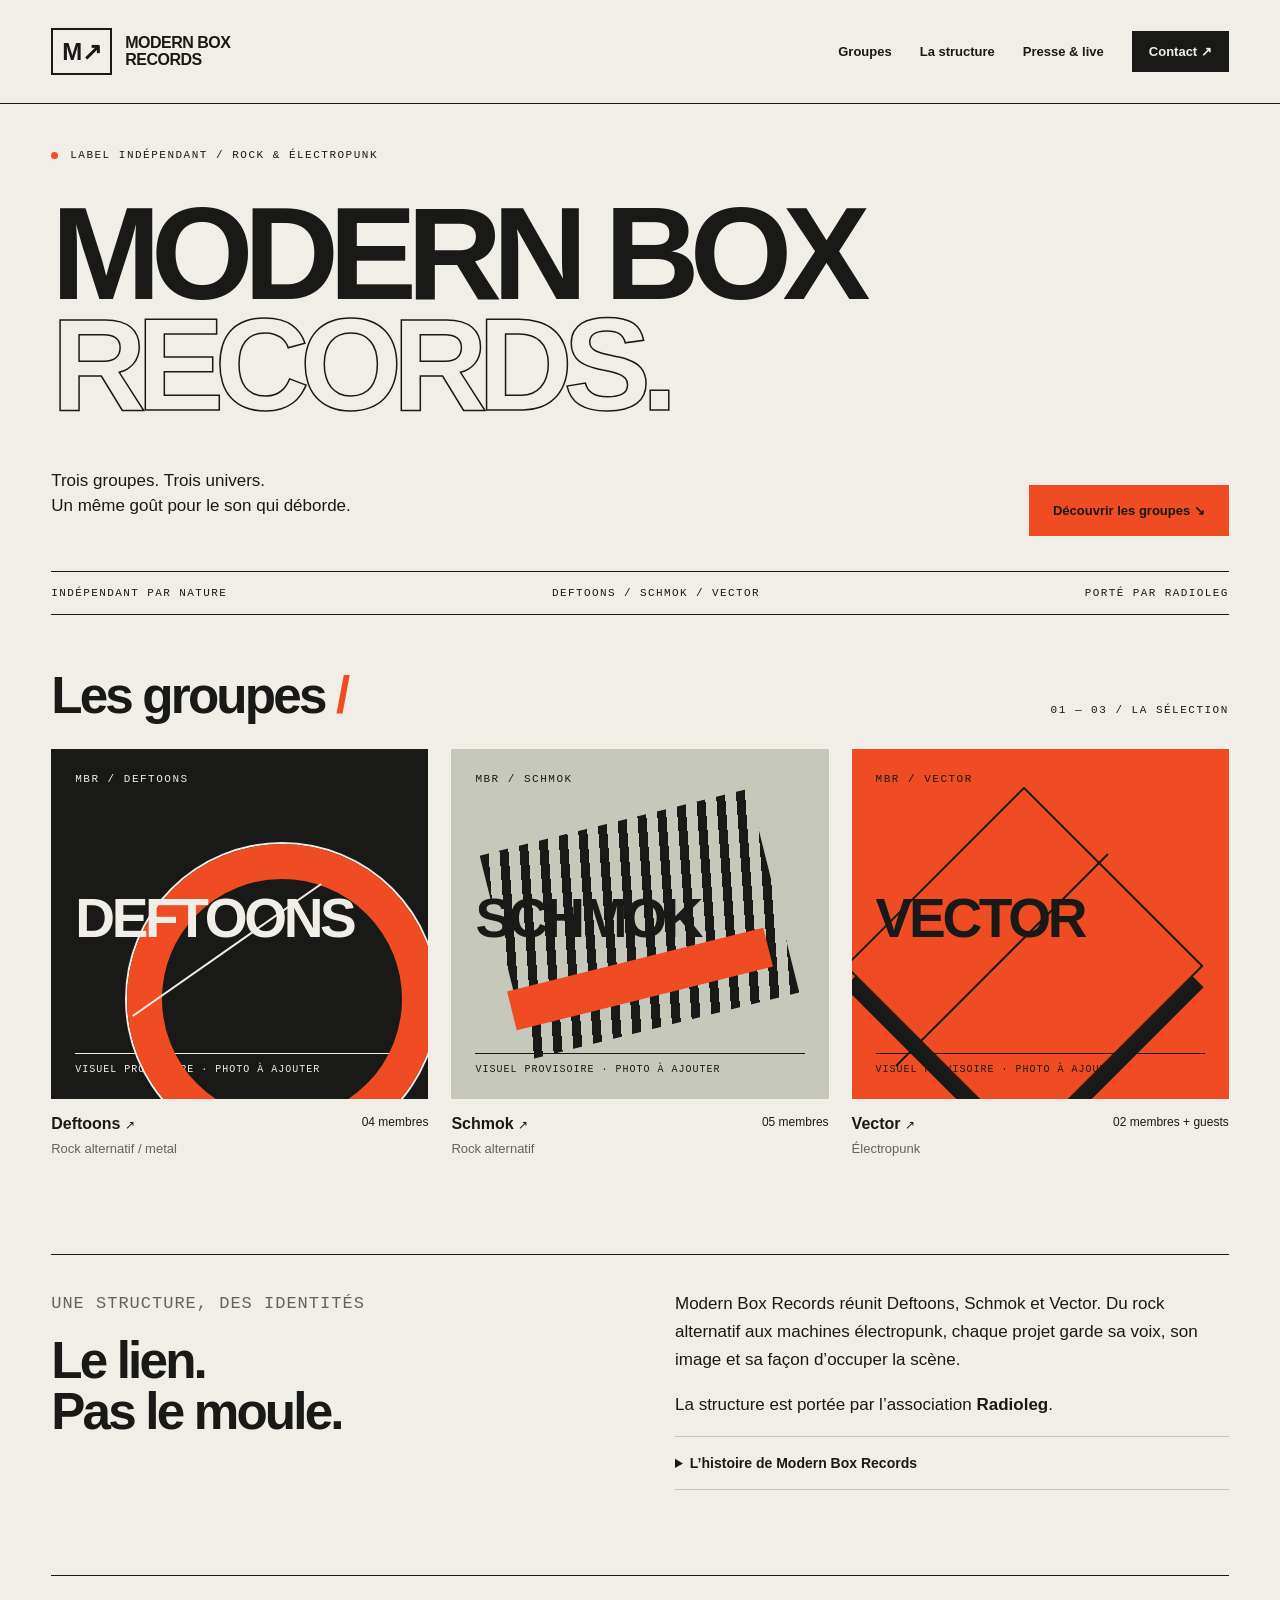
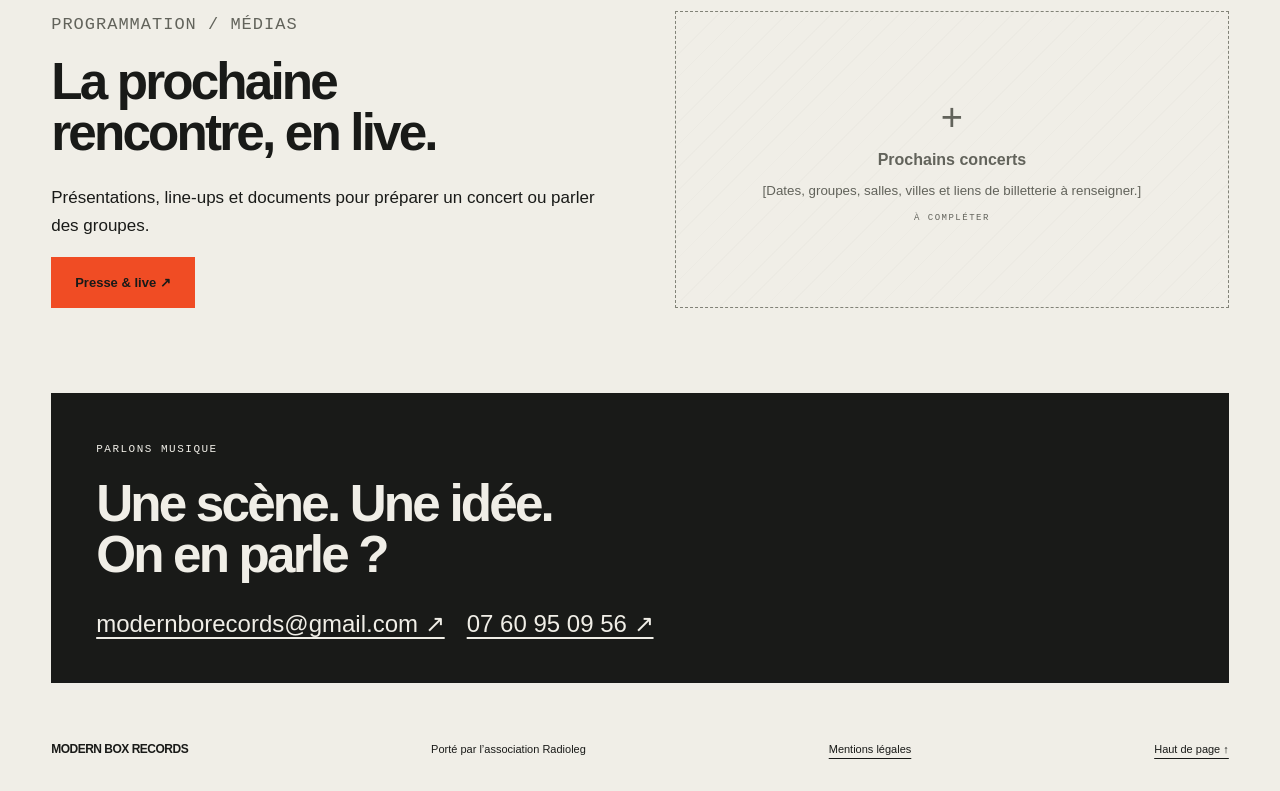
<file: index.html>
<!doctype html><html lang="fr"><head><meta charset="utf-8"><meta name="viewport" content="width=device-width, initial-scale=1"><title>Label rock indépendant | Modern Box Records</title><meta name="description" content="Deftoons, Schmok et Vector : les groupes de Modern Box Records, porté par l’association Radioleg. Contact programmation et presse."><link rel="canonical" href="https://bands.modernboxrecords.org/"><meta property="og:title" content="Label rock indépendant | Modern Box Records"><meta property="og:description" content="Deftoons, Schmok et Vector : les groupes de Modern Box Records, porté par l’association Radioleg. Contact programmation et presse."><meta property="og:type" content="website"><meta property="og:url" content="https://bands.modernboxrecords.org/"><meta property="og:image" content="https://bands.modernboxrecords.org/assets/social-card.png"><meta name="twitter:card" content="summary_large_image"><meta name="theme-color" content="#f04c24"><link rel="icon" href="assets/favicon.svg" type="image/svg+xml"><link rel="stylesheet" href="assets/style.css"></head><body><a class="skip" href="#main">Aller au contenu</a><header><a class="brand" href="index.html" aria-label="Modern Box Records, accueil"><span class="box">M↗</span><span>MODERN BOX<br>RECORDS</span></a><nav aria-label="Navigation principale"><a href="index.html#groupes">Groupes</a><a href="index.html#structure">La structure</a><a href="presse.html">Presse & live</a><a class="nav-contact" href="index.html#contact">Contact ↗</a></nav></header><main id="main"><div id="top"></div><section class="hero"><div class="eyebrow"><span class="dot"></span> Label indépendant / Rock & électropunk</div><h1><span>MODERN BOX</span><span class="outline">RECORDS.</span></h1><div class="hero-bottom"><p>Trois groupes. Trois univers.<br>Un même goût pour le son qui déborde.</p><a class="button" href="#groupes">Découvrir les groupes ↘</a></div></section><div class="ribbon"><span>Indépendant par nature</span><span>Deftoons / Schmok / Vector</span><span>Porté par Radioleg</span></div><section id="groupes"><div class="section-head"><h2>Les groupes<span style="color:var(--accent)"> /</span></h2><span class="mono">01 — 03 / La sélection</span></div><div class="roster"><a class="artist-card" href="groupes/deftoons.html"><div class="art deftoons"><span class="mono">MBR / DEFTOONS</span><strong>DEFTOONS</strong><span class="art-label">VISUEL PROVISOIRE · PHOTO À AJOUTER</span></div><div class="card-caption"><span>Deftoons <span class="arrow">↗</span></span><span>04 membres</span></div><p>Rock alternatif / metal</p></a><a class="artist-card" href="groupes/schmok.html"><div class="art schmok"><span class="mono">MBR / SCHMOK</span><strong>SCHMOK</strong><span class="art-label">VISUEL PROVISOIRE · PHOTO À AJOUTER</span></div><div class="card-caption"><span>Schmok <span class="arrow">↗</span></span><span>05 membres</span></div><p>Rock alternatif</p></a><a class="artist-card" href="groupes/vector.html"><div class="art vector"><span class="mono">MBR / VECTOR</span><strong>VECTOR</strong><span class="art-label">VISUEL PROVISOIRE · PHOTO À AJOUTER</span></div><div class="card-caption"><span>Vector <span class="arrow">↗</span></span><span>02 membres + guests</span></div><p>Électropunk</p></a></div></section><section id="structure" class="split"><div><p class="label">Une structure, des identités</p><h2>Le lien.<br>Pas le moule.</h2></div><div><p>Modern Box Records réunit Deftoons, Schmok et Vector. Du rock alternatif aux machines électropunk, chaque projet garde sa voix, son image et sa façon d’occuper la scène.</p><p>La structure est portée par l’association <strong>Radioleg</strong>.</p><details><summary>L’histoire de Modern Box Records</summary><p>[À compléter : origine du label, année de création, personnes à l’initiative, territoire et rôle concret de Radioleg.]</p></details></div></section><section class="split"><div><p class="label">Programmation / médias</p><h2>La prochaine<br>rencontre, en live.</h2><p style="margin-top:25px">Présentations, line-ups et documents pour préparer un concert ou parler des groupes.</p><a class="button" href="presse.html">Presse & live ↗</a></div><div class="placeholder "><span class="cross" aria-hidden="true">+</span><strong>Prochains concerts</strong><small>[Dates, groupes, salles, villes et liens de billetterie à renseigner.]</small><span class="stamp">À COMPLÉTER</span></div></section><section class="contact" id="contact"><span class="mono">Parlons musique</span><h2>Une scène. Une idée.<br>On en parle ?</h2><div class="contact-links"><a href="mailto:modernborecords@gmail.com">modernborecords@gmail.com ↗</a><a href="tel:+33760950956">07 60 95 09 56 ↗</a></div></section></main><footer><a class="brand" href="index.html">MODERN BOX RECORDS</a><span>Porté par l’association Radioleg</span><a href="mentions-legales.html">Mentions légales</a><a href="#top">Haut de page ↑</a></footer></body></html>
</file>
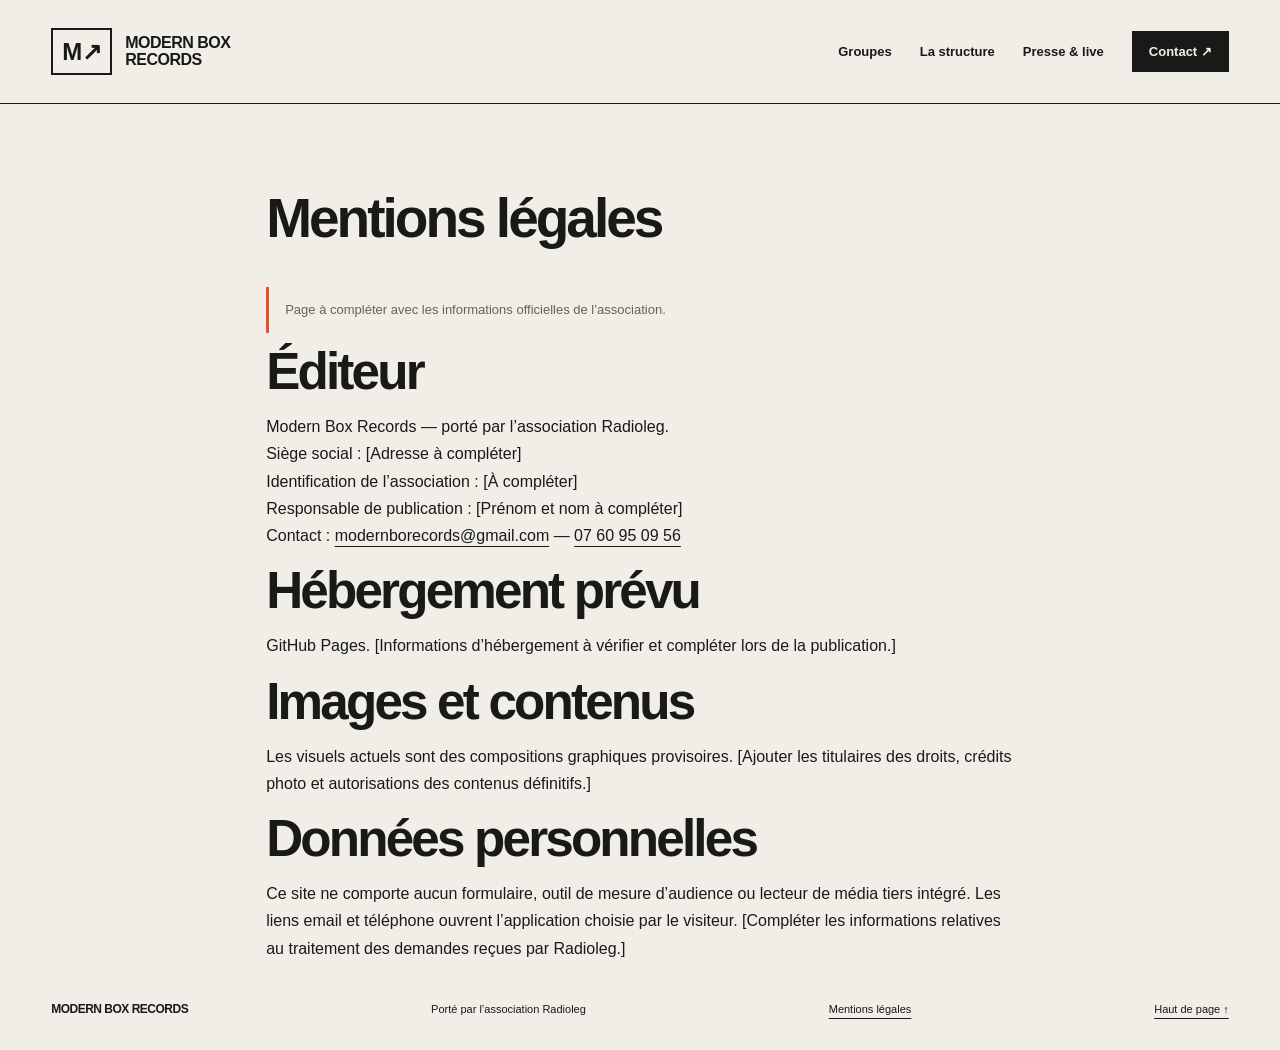
<file: mentions-legales.html>
<!doctype html><html lang="fr"><head><meta charset="utf-8"><meta name="viewport" content="width=device-width, initial-scale=1"><title>Mentions légales | Modern Box Records</title><meta name="description" content="Informations sur Modern Box Records et l’association Radioleg."><link rel="canonical" href="https://bands.modernboxrecords.org/mentions-legales.html"><meta property="og:title" content="Mentions légales | Modern Box Records"><meta property="og:description" content="Informations sur Modern Box Records et l’association Radioleg."><meta property="og:type" content="website"><meta property="og:url" content="https://bands.modernboxrecords.org/mentions-legales.html"><meta property="og:image" content="https://bands.modernboxrecords.org/assets/social-card.png"><meta name="twitter:card" content="summary_large_image"><meta name="theme-color" content="#f04c24"><link rel="icon" href="assets/favicon.svg" type="image/svg+xml"><link rel="stylesheet" href="assets/style.css"></head><body><a class="skip" href="#main">Aller au contenu</a><header><a class="brand" href="index.html" aria-label="Modern Box Records, accueil"><span class="box">M↗</span><span>MODERN BOX<br>RECORDS</span></a><nav aria-label="Navigation principale"><a href="index.html#groupes">Groupes</a><a href="index.html#structure">La structure</a><a href="presse.html">Presse & live</a><a class="nav-contact" href="index.html#contact">Contact ↗</a></nav></header><main id="main" class="text-page"><div id="top"></div><h1>Mentions légales</h1><p class="note">Page à compléter avec les informations officielles de l’association.</p><h2>Éditeur</h2><p>Modern Box Records — porté par l’association Radioleg.<br>Siège social : [Adresse à compléter]<br>Identification de l’association : [À compléter]<br>Responsable de publication : [Prénom et nom à compléter]<br>Contact : <a href="mailto:modernborecords@gmail.com">modernborecords@gmail.com</a> — <a href="tel:+33760950956">07 60 95 09 56</a></p><h2>Hébergement prévu</h2><p>GitHub Pages. [Informations d’hébergement à vérifier et compléter lors de la publication.]</p><h2>Images et contenus</h2><p>Les visuels actuels sont des compositions graphiques provisoires. [Ajouter les titulaires des droits, crédits photo et autorisations des contenus définitifs.]</p><h2>Données personnelles</h2><p>Ce site ne comporte aucun formulaire, outil de mesure d’audience ou lecteur de média tiers intégré. Les liens email et téléphone ouvrent l’application choisie par le visiteur. [Compléter les informations relatives au traitement des demandes reçues par Radioleg.]</p></main><footer><a class="brand" href="index.html">MODERN BOX RECORDS</a><span>Porté par l’association Radioleg</span><a href="mentions-legales.html">Mentions légales</a><a href="#top">Haut de page ↑</a></footer></body></html>
</file>
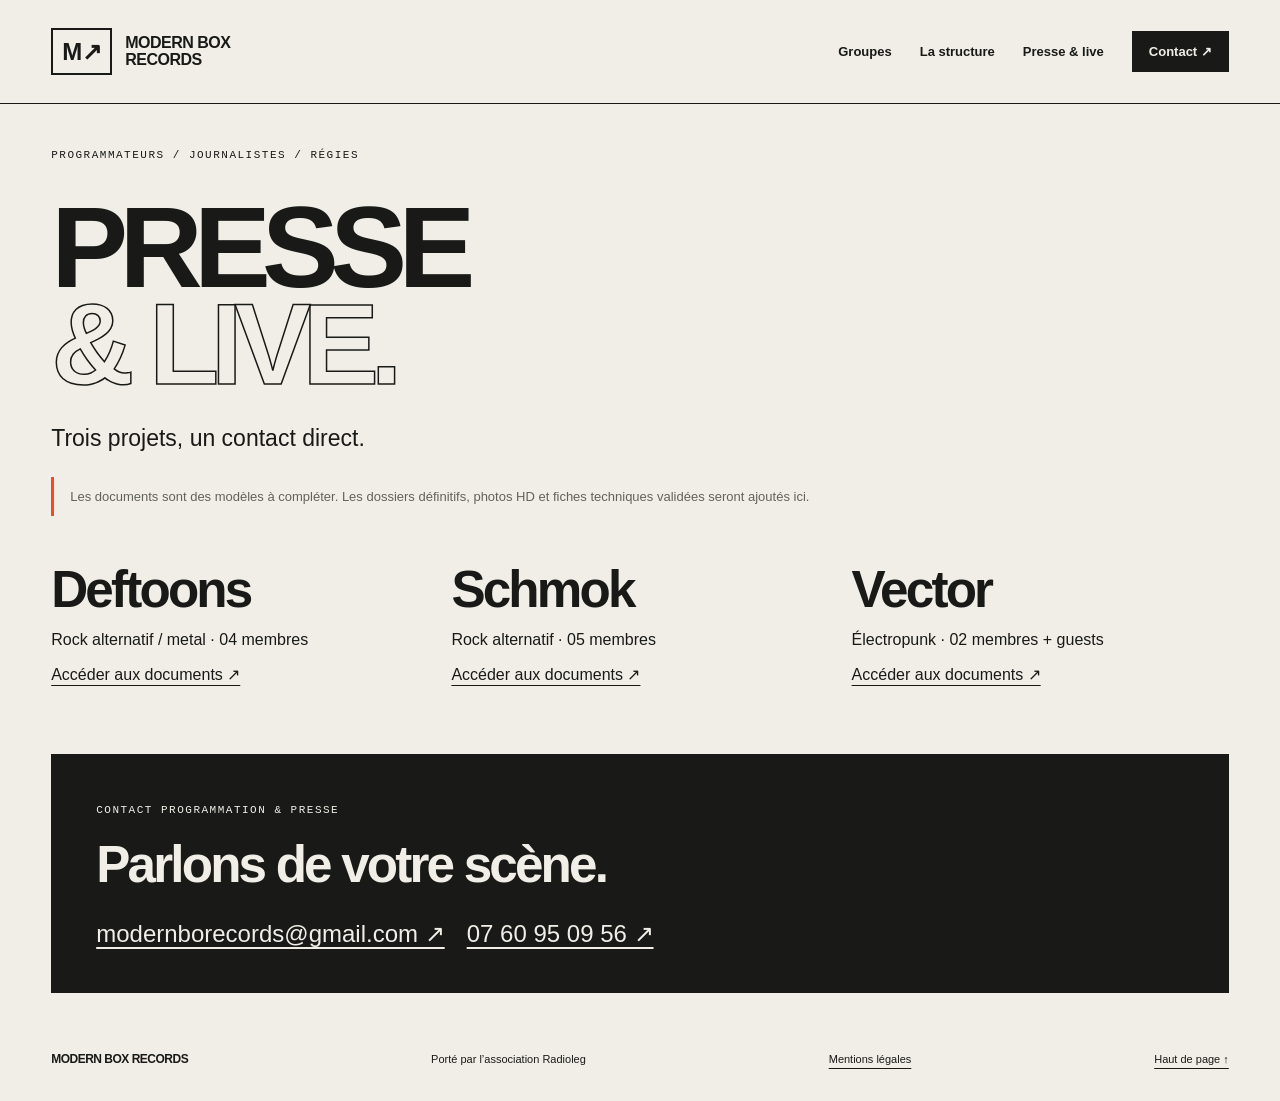
<file: presse.html>
<!doctype html><html lang="fr"><head><meta charset="utf-8"><meta name="viewport" content="width=device-width, initial-scale=1"><title>Presse & live | Modern Box Records</title><meta name="description" content="Présentations et modèles de dossiers de presse, fiches techniques et plans de scène pour Deftoons, Schmok et Vector."><link rel="canonical" href="https://bands.modernboxrecords.org/presse.html"><meta property="og:title" content="Presse & live | Modern Box Records"><meta property="og:description" content="Présentations et modèles de dossiers de presse, fiches techniques et plans de scène pour Deftoons, Schmok et Vector."><meta property="og:type" content="website"><meta property="og:url" content="https://bands.modernboxrecords.org/presse.html"><meta property="og:image" content="https://bands.modernboxrecords.org/assets/social-card.png"><meta name="twitter:card" content="summary_large_image"><meta name="theme-color" content="#f04c24"><link rel="icon" href="assets/favicon.svg" type="image/svg+xml"><link rel="stylesheet" href="assets/style.css"></head><body><a class="skip" href="#main">Aller au contenu</a><header><a class="brand" href="index.html" aria-label="Modern Box Records, accueil"><span class="box">M↗</span><span>MODERN BOX<br>RECORDS</span></a><nav aria-label="Navigation principale"><a href="index.html#groupes">Groupes</a><a href="index.html#structure">La structure</a><a href="presse.html">Presse & live</a><a class="nav-contact" href="index.html#contact">Contact ↗</a></nav></header><main id="main"><div id="top"></div><section class="hero"><span class="eyebrow">Programmateurs / journalistes / régies</span><h1 style="font-size:clamp(60px,9vw,130px)">PRESSE<br><span class="outline">& LIVE.</span></h1><p class="lede">Trois projets, un contact direct.</p><p class="note">Les documents sont des modèles à compléter. Les dossiers définitifs, photos HD et fiches techniques validées seront ajoutés ici.</p></section><div class="grid3"><article><h2>Deftoons</h2><p>Rock alternatif / metal · 04 membres</p><a href="groupes/deftoons.html#documents">Accéder aux documents ↗</a></article><article><h2>Schmok</h2><p>Rock alternatif · 05 membres</p><a href="groupes/schmok.html#documents">Accéder aux documents ↗</a></article><article><h2>Vector</h2><p>Électropunk · 02 membres + guests</p><a href="groupes/vector.html#documents">Accéder aux documents ↗</a></article></div><section class="contact"><span class="mono">Contact programmation & presse</span><h2>Parlons de votre scène.</h2><div class="contact-links"><a href="mailto:modernborecords@gmail.com">modernborecords@gmail.com ↗</a><a href="tel:+33760950956">07 60 95 09 56 ↗</a></div></section></main><footer><a class="brand" href="index.html">MODERN BOX RECORDS</a><span>Porté par l’association Radioleg</span><a href="mentions-legales.html">Mentions légales</a><a href="#top">Haut de page ↑</a></footer></body></html>
</file>
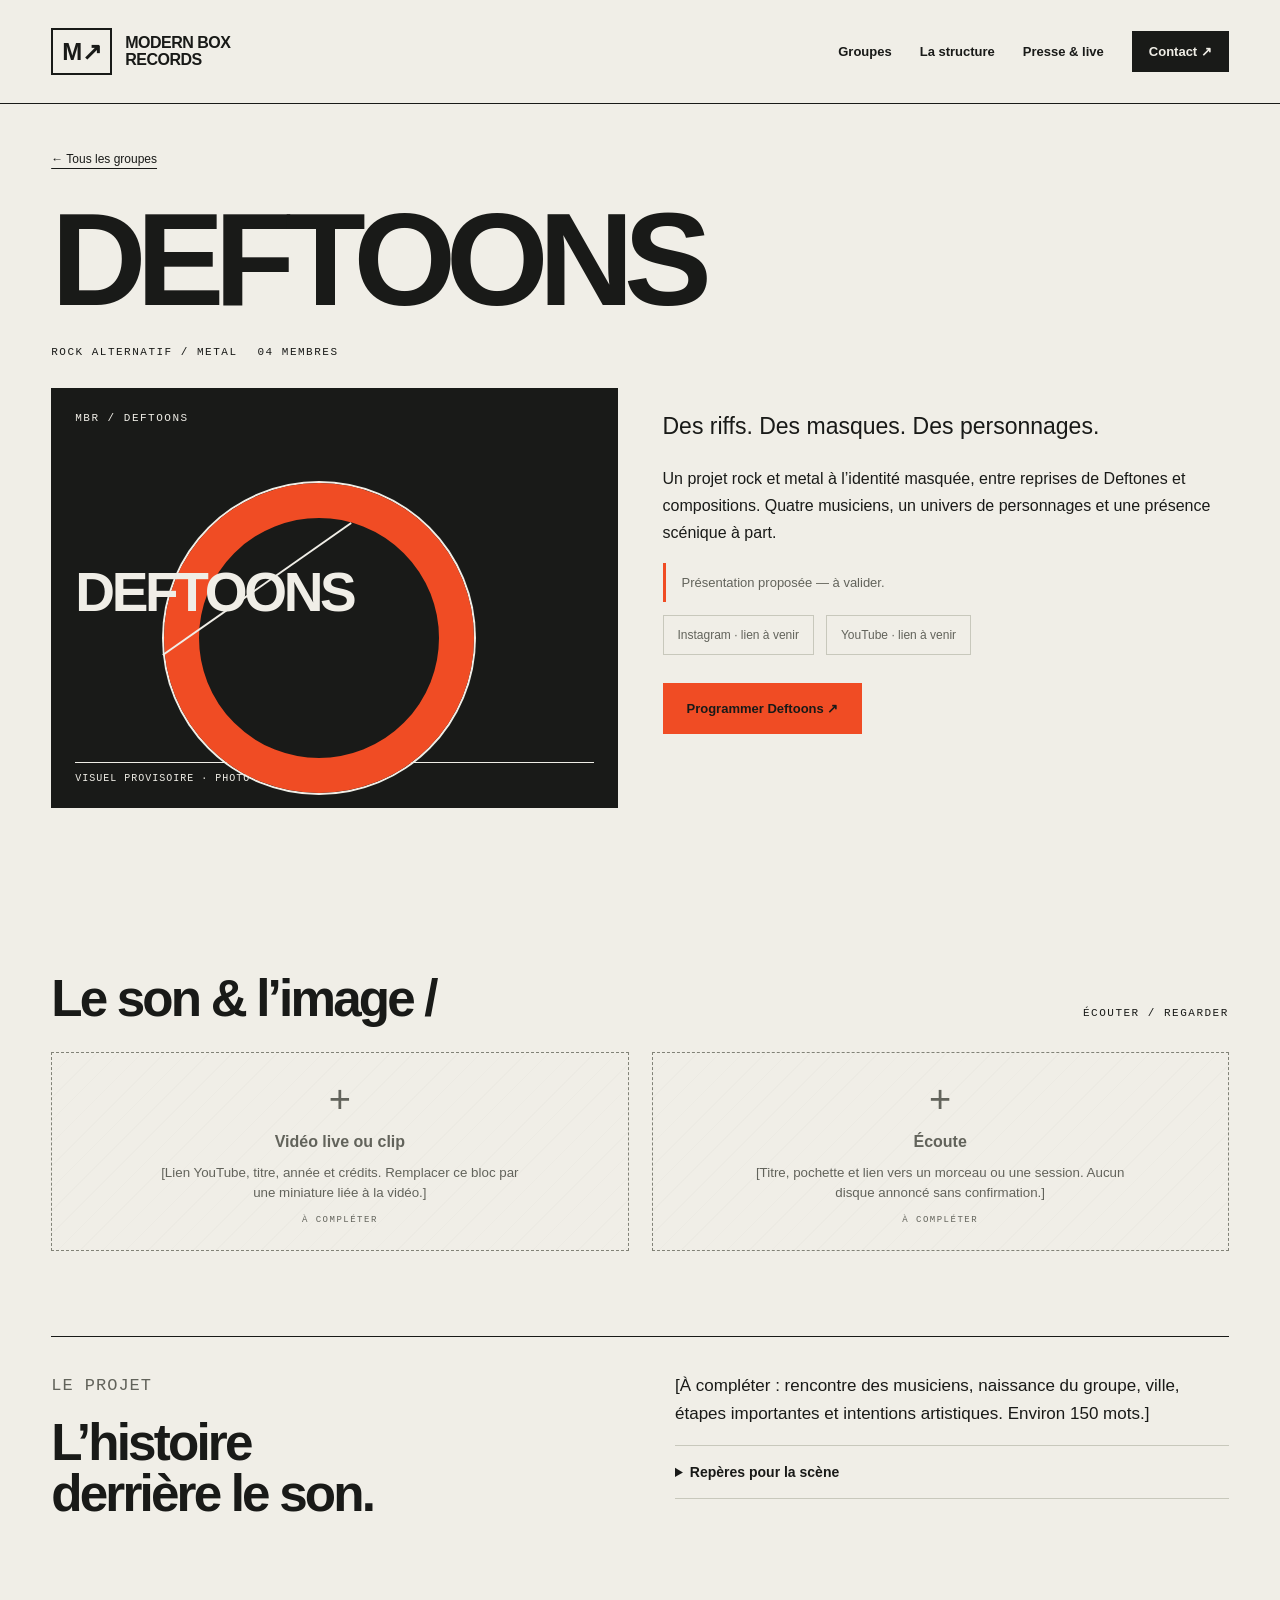
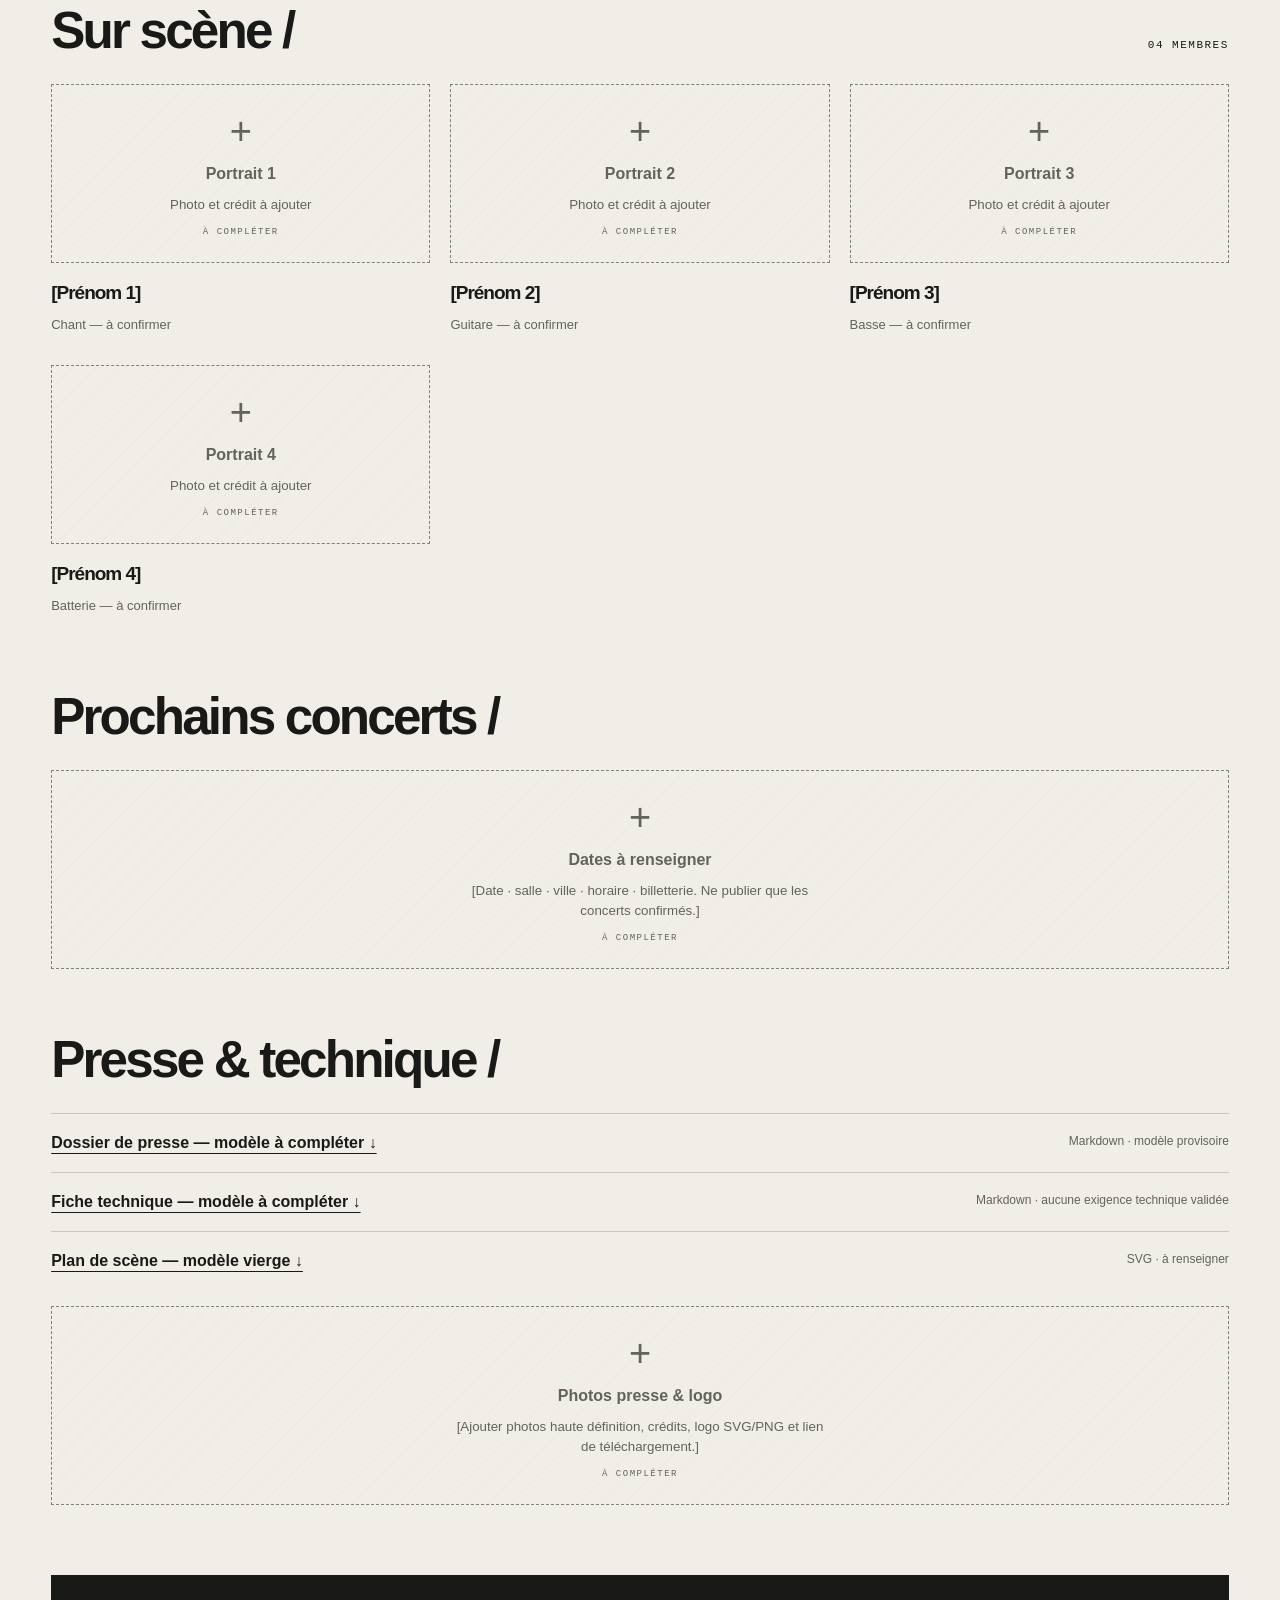
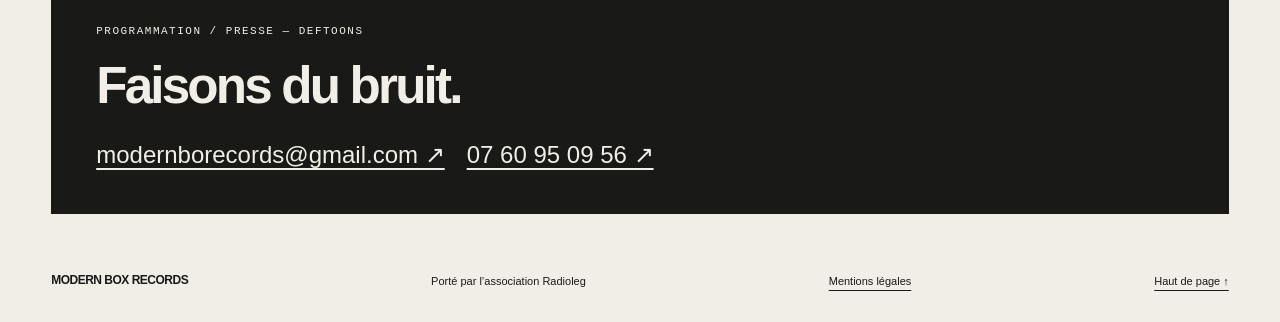
<file: groupes/deftoons.html>
<!doctype html><html lang="fr"><head><meta charset="utf-8"><meta name="viewport" content="width=device-width, initial-scale=1"><title>Deftoons | Modern Box Records</title><meta name="description" content="Deftoons — Rock alternatif / metal. Présentation, membres, vidéos et espace presse Modern Box Records."><link rel="canonical" href="https://bands.modernboxrecords.org/groupes/deftoons.html"><meta property="og:title" content="Deftoons | Modern Box Records"><meta property="og:description" content="Deftoons — Rock alternatif / metal. Présentation, membres, vidéos et espace presse Modern Box Records."><meta property="og:type" content="website"><meta property="og:url" content="https://bands.modernboxrecords.org/groupes/deftoons.html"><meta property="og:image" content="https://bands.modernboxrecords.org/assets/social-card.png"><meta name="twitter:card" content="summary_large_image"><meta name="theme-color" content="#f04c24"><link rel="icon" href="../assets/favicon.svg" type="image/svg+xml"><link rel="stylesheet" href="../assets/style.css"></head><body><a class="skip" href="#main">Aller au contenu</a><header><a class="brand" href="../index.html" aria-label="Modern Box Records, accueil"><span class="box">M↗</span><span>MODERN BOX<br>RECORDS</span></a><nav aria-label="Navigation principale"><a href="../index.html#groupes">Groupes</a><a href="../index.html#structure">La structure</a><a href="../presse.html">Presse & live</a><a class="nav-contact" href="../index.html#contact">Contact ↗</a></nav></header><main id="main"><div id="top"></div><section class="hero"><a class="back" href="../index.html#groupes">← Tous les groupes</a><h1 class="band-title">DEFTOONS</h1><div class="band-meta"><span class="mono">Rock alternatif / metal</span><span class="mono">04 membres</span></div><div class="band-hero"><div class="art deftoons"><span class="mono">MBR / DEFTOONS</span><strong>DEFTOONS</strong><span class="art-label">VISUEL PROVISOIRE · PHOTO À AJOUTER</span></div><div><p class="lede">Des riffs. Des masques. Des personnages.</p><p style="line-height:1.7">Un projet rock et metal à l’identité masquée, entre reprises de Deftones et compositions. Quatre musiciens, un univers de personnages et une présence scénique à part.</p><p class="note">Présentation proposée — à valider.</p><div class="socials"><span class="pending">Instagram · lien à venir</span><span class="pending">YouTube · lien à venir</span></div><p style="margin-top:28px"><a class="button" href="mailto:modernborecords@gmail.com?subject=Programmation%20Deftoons">Programmer Deftoons ↗</a></p></div></div></section><section class="section"><div class="section-head"><h2>Le son & l’image /</h2><span class="mono">Écouter / regarder</span></div><div class="grid2"><div class="placeholder "><span class="cross" aria-hidden="true">+</span><strong>Vidéo live ou clip</strong><small>[Lien YouTube, titre, année et crédits. Remplacer ce bloc par une miniature liée à la vidéo.]</small><span class="stamp">À COMPLÉTER</span></div><div class="placeholder "><span class="cross" aria-hidden="true">+</span><strong>Écoute</strong><small>[Titre, pochette et lien vers un morceau ou une session. Aucun disque annoncé sans confirmation.]</small><span class="stamp">À COMPLÉTER</span></div></div></section><section class="split"><div><p class="label">Le projet</p><h2>L’histoire<br>derrière le son.</h2></div><div><p>[À compléter : rencontre des musiciens, naissance du groupe, ville, étapes importantes et intentions artistiques. Environ 150 mots.]</p><details><summary>Repères pour la scène</summary><p>[Durée du set, compositions / reprises, langues, type de lieux, disponibilités et zone de déplacement à confirmer.]</p></details></div></section><section class="section"><div class="section-head"><h2>Sur scène /</h2><span class="mono">04 membres</span></div><div class="members"><article class="member"><div class="placeholder "><span class="cross" aria-hidden="true">+</span><strong>Portrait 1</strong><small>Photo et crédit à ajouter</small><span class="stamp">À COMPLÉTER</span></div><h3>[Prénom 1]</h3><p>Chant — à confirmer</p></article><article class="member"><div class="placeholder "><span class="cross" aria-hidden="true">+</span><strong>Portrait 2</strong><small>Photo et crédit à ajouter</small><span class="stamp">À COMPLÉTER</span></div><h3>[Prénom 2]</h3><p>Guitare — à confirmer</p></article><article class="member"><div class="placeholder "><span class="cross" aria-hidden="true">+</span><strong>Portrait 3</strong><small>Photo et crédit à ajouter</small><span class="stamp">À COMPLÉTER</span></div><h3>[Prénom 3]</h3><p>Basse — à confirmer</p></article><article class="member"><div class="placeholder "><span class="cross" aria-hidden="true">+</span><strong>Portrait 4</strong><small>Photo et crédit à ajouter</small><span class="stamp">À COMPLÉTER</span></div><h3>[Prénom 4]</h3><p>Batterie — à confirmer</p></article></div></section><section class="section"><div class="section-head"><h2>Prochains concerts /</h2></div><div class="placeholder "><span class="cross" aria-hidden="true">+</span><strong>Dates à renseigner</strong><small>[Date · salle · ville · horaire · billetterie. Ne publier que les concerts confirmés.]</small><span class="stamp">À COMPLÉTER</span></div></section><section class="section" id="documents"><div class="section-head"><h2>Presse & technique /</h2></div><ul class="downloads"><li><a href="../presse/deftoons-dossier-presse.md" download>Dossier de presse — modèle à compléter ↓</a><span>Markdown · modèle provisoire</span></li><li><a href="../presse/deftoons-fiche-technique.md" download>Fiche technique — modèle à compléter ↓</a><span>Markdown · aucune exigence technique validée</span></li><li><a href="../presse/deftoons-plan-scene.svg" download>Plan de scène — modèle vierge ↓</a><span>SVG · à renseigner</span></li></ul><div class="placeholder "><span class="cross" aria-hidden="true">+</span><strong>Photos presse & logo</strong><small>[Ajouter photos haute définition, crédits, logo SVG/PNG et lien de téléchargement.]</small><span class="stamp">À COMPLÉTER</span></div></section><section class="contact"><span class="mono">Programmation / presse — Deftoons</span><h2>Faisons du bruit.</h2><div class="contact-links"><a href="mailto:modernborecords@gmail.com?subject=Deftoons">modernborecords@gmail.com ↗</a><a href="tel:+33760950956">07 60 95 09 56 ↗</a></div></section></main><footer><a class="brand" href="../index.html">MODERN BOX RECORDS</a><span>Porté par l’association Radioleg</span><a href="../mentions-legales.html">Mentions légales</a><a href="#top">Haut de page ↑</a></footer></body></html>
</file>
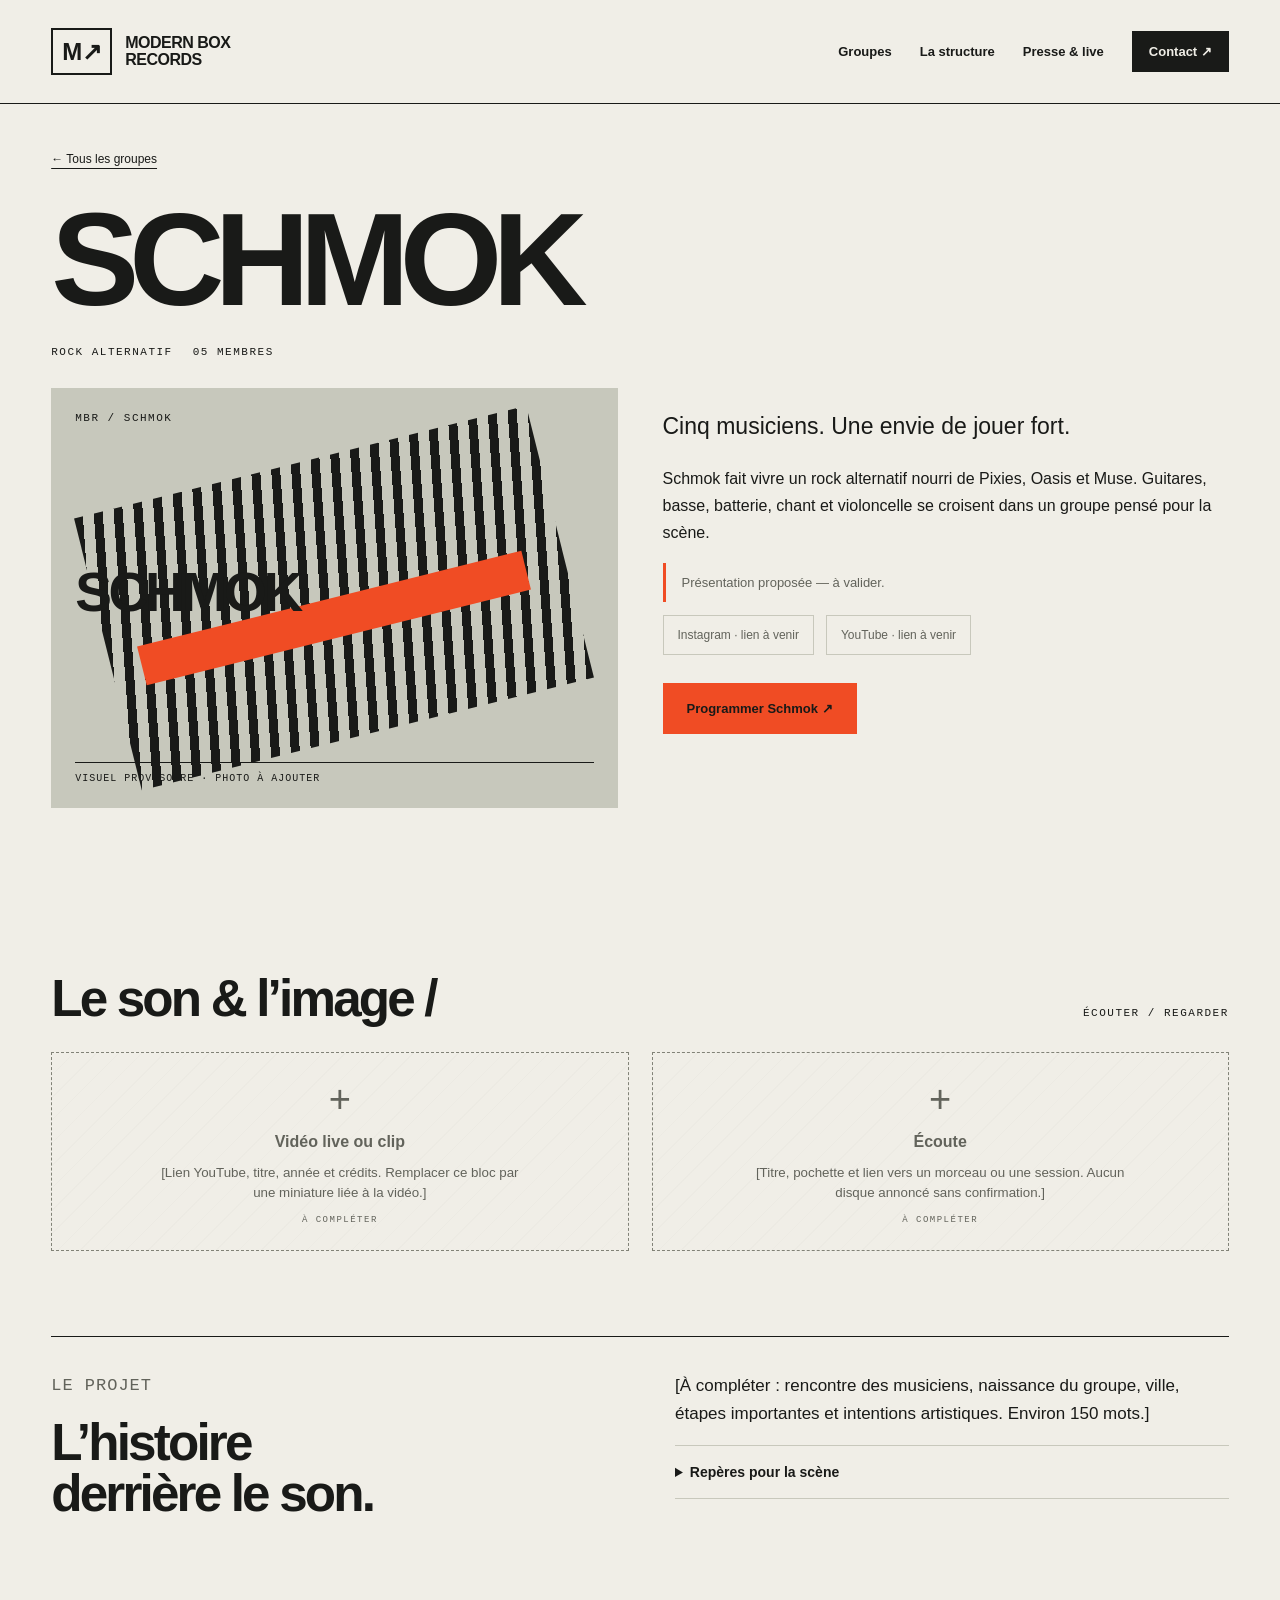
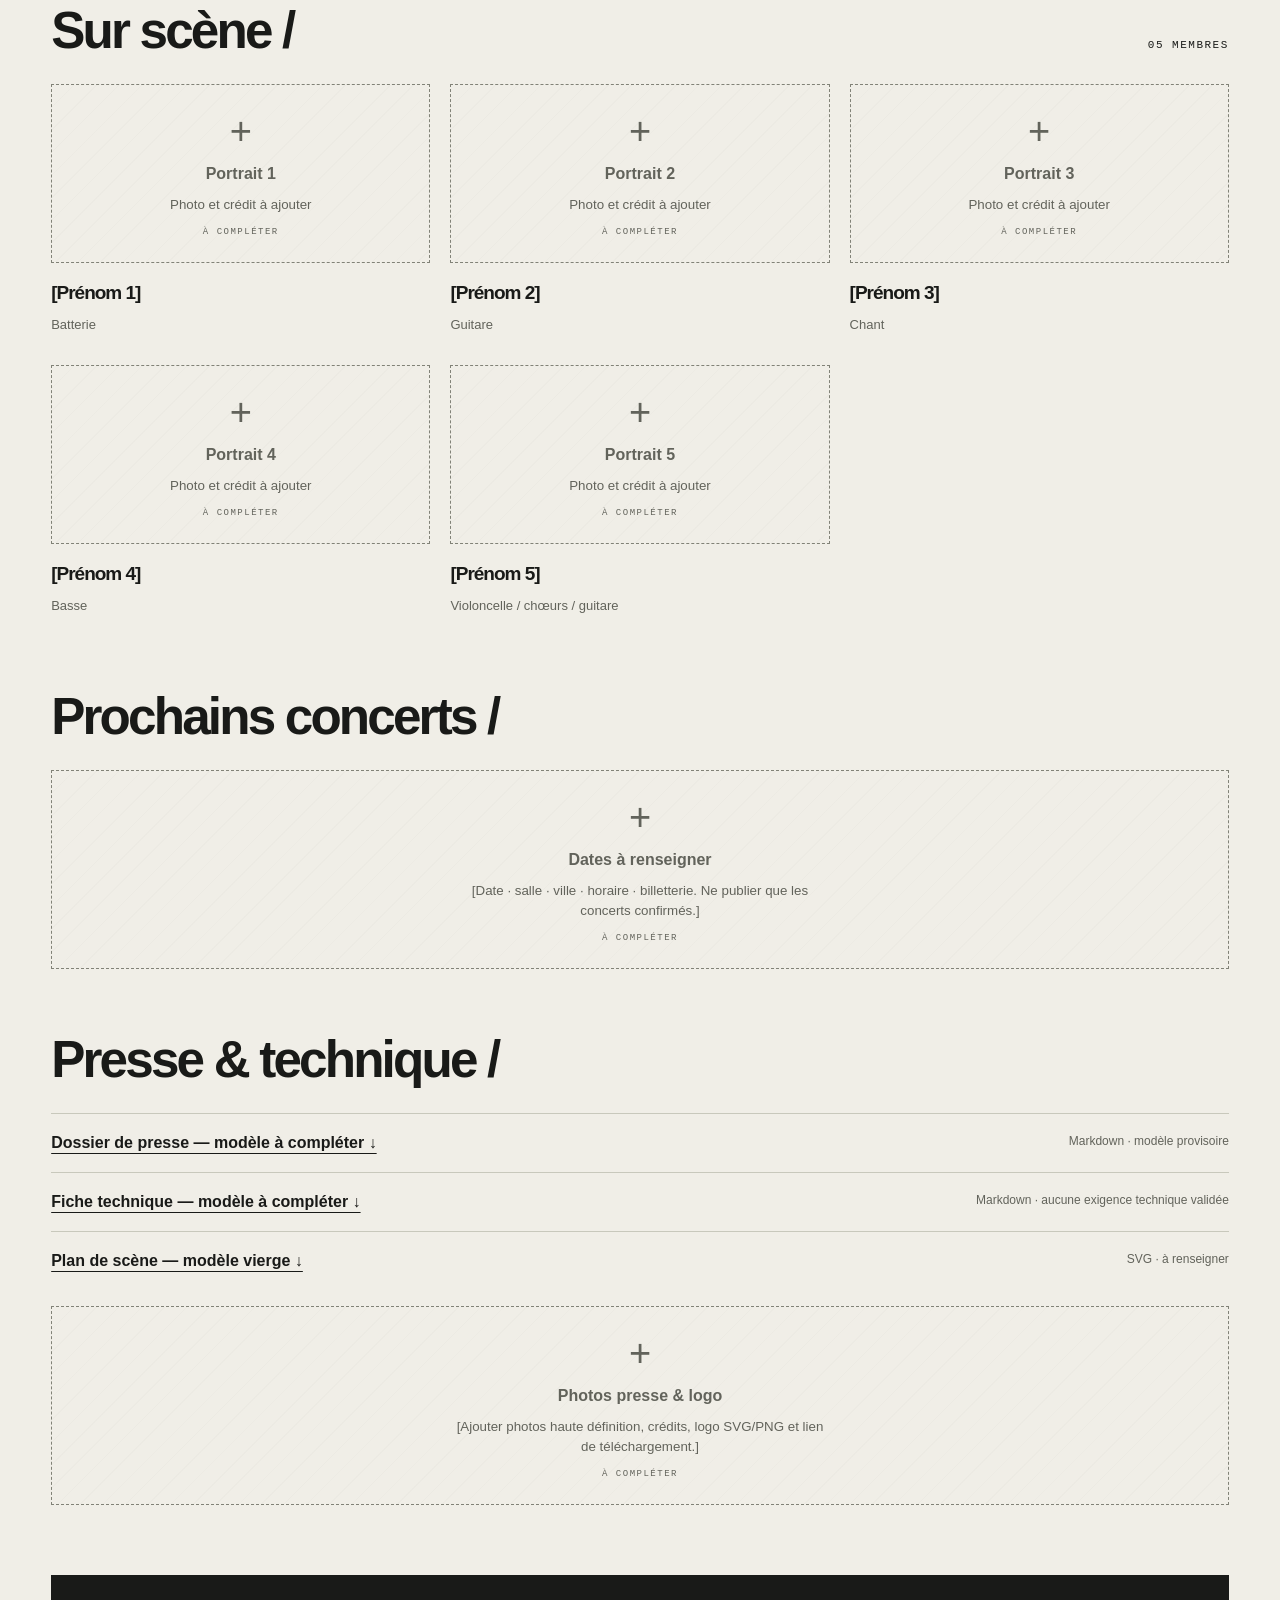
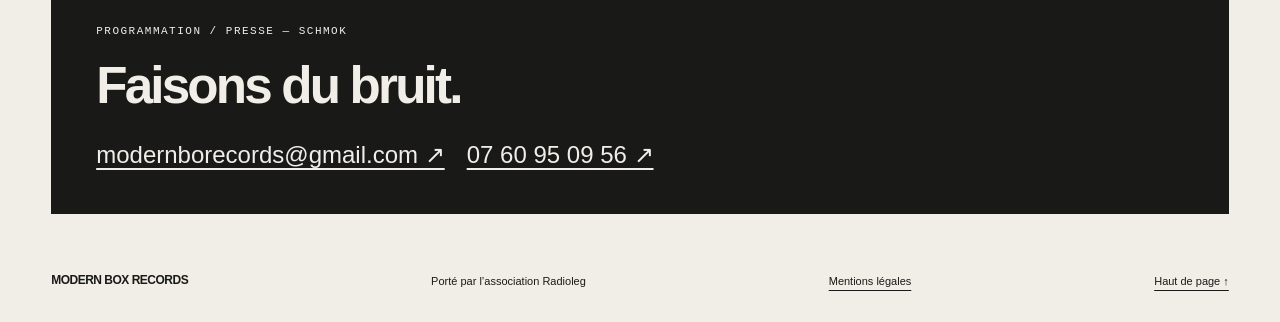
<file: groupes/schmok.html>
<!doctype html><html lang="fr"><head><meta charset="utf-8"><meta name="viewport" content="width=device-width, initial-scale=1"><title>Schmok | Modern Box Records</title><meta name="description" content="Schmok — Rock alternatif. Présentation, membres, vidéos et espace presse Modern Box Records."><link rel="canonical" href="https://bands.modernboxrecords.org/groupes/schmok.html"><meta property="og:title" content="Schmok | Modern Box Records"><meta property="og:description" content="Schmok — Rock alternatif. Présentation, membres, vidéos et espace presse Modern Box Records."><meta property="og:type" content="website"><meta property="og:url" content="https://bands.modernboxrecords.org/groupes/schmok.html"><meta property="og:image" content="https://bands.modernboxrecords.org/assets/social-card.png"><meta name="twitter:card" content="summary_large_image"><meta name="theme-color" content="#f04c24"><link rel="icon" href="../assets/favicon.svg" type="image/svg+xml"><link rel="stylesheet" href="../assets/style.css"></head><body><a class="skip" href="#main">Aller au contenu</a><header><a class="brand" href="../index.html" aria-label="Modern Box Records, accueil"><span class="box">M↗</span><span>MODERN BOX<br>RECORDS</span></a><nav aria-label="Navigation principale"><a href="../index.html#groupes">Groupes</a><a href="../index.html#structure">La structure</a><a href="../presse.html">Presse & live</a><a class="nav-contact" href="../index.html#contact">Contact ↗</a></nav></header><main id="main"><div id="top"></div><section class="hero"><a class="back" href="../index.html#groupes">← Tous les groupes</a><h1 class="band-title">SCHMOK</h1><div class="band-meta"><span class="mono">Rock alternatif</span><span class="mono">05 membres</span></div><div class="band-hero"><div class="art schmok"><span class="mono">MBR / SCHMOK</span><strong>SCHMOK</strong><span class="art-label">VISUEL PROVISOIRE · PHOTO À AJOUTER</span></div><div><p class="lede">Cinq musiciens. Une envie de jouer fort.</p><p style="line-height:1.7">Schmok fait vivre un rock alternatif nourri de Pixies, Oasis et Muse. Guitares, basse, batterie, chant et violoncelle se croisent dans un groupe pensé pour la scène.</p><p class="note">Présentation proposée — à valider.</p><div class="socials"><span class="pending">Instagram · lien à venir</span><span class="pending">YouTube · lien à venir</span></div><p style="margin-top:28px"><a class="button" href="mailto:modernborecords@gmail.com?subject=Programmation%20Schmok">Programmer Schmok ↗</a></p></div></div></section><section class="section"><div class="section-head"><h2>Le son & l’image /</h2><span class="mono">Écouter / regarder</span></div><div class="grid2"><div class="placeholder "><span class="cross" aria-hidden="true">+</span><strong>Vidéo live ou clip</strong><small>[Lien YouTube, titre, année et crédits. Remplacer ce bloc par une miniature liée à la vidéo.]</small><span class="stamp">À COMPLÉTER</span></div><div class="placeholder "><span class="cross" aria-hidden="true">+</span><strong>Écoute</strong><small>[Titre, pochette et lien vers un morceau ou une session. Aucun disque annoncé sans confirmation.]</small><span class="stamp">À COMPLÉTER</span></div></div></section><section class="split"><div><p class="label">Le projet</p><h2>L’histoire<br>derrière le son.</h2></div><div><p>[À compléter : rencontre des musiciens, naissance du groupe, ville, étapes importantes et intentions artistiques. Environ 150 mots.]</p><details><summary>Repères pour la scène</summary><p>[Durée du set, compositions / reprises, langues, type de lieux, disponibilités et zone de déplacement à confirmer.]</p></details></div></section><section class="section"><div class="section-head"><h2>Sur scène /</h2><span class="mono">05 membres</span></div><div class="members"><article class="member"><div class="placeholder "><span class="cross" aria-hidden="true">+</span><strong>Portrait 1</strong><small>Photo et crédit à ajouter</small><span class="stamp">À COMPLÉTER</span></div><h3>[Prénom 1]</h3><p>Batterie</p></article><article class="member"><div class="placeholder "><span class="cross" aria-hidden="true">+</span><strong>Portrait 2</strong><small>Photo et crédit à ajouter</small><span class="stamp">À COMPLÉTER</span></div><h3>[Prénom 2]</h3><p>Guitare</p></article><article class="member"><div class="placeholder "><span class="cross" aria-hidden="true">+</span><strong>Portrait 3</strong><small>Photo et crédit à ajouter</small><span class="stamp">À COMPLÉTER</span></div><h3>[Prénom 3]</h3><p>Chant</p></article><article class="member"><div class="placeholder "><span class="cross" aria-hidden="true">+</span><strong>Portrait 4</strong><small>Photo et crédit à ajouter</small><span class="stamp">À COMPLÉTER</span></div><h3>[Prénom 4]</h3><p>Basse</p></article><article class="member"><div class="placeholder "><span class="cross" aria-hidden="true">+</span><strong>Portrait 5</strong><small>Photo et crédit à ajouter</small><span class="stamp">À COMPLÉTER</span></div><h3>[Prénom 5]</h3><p>Violoncelle / chœurs / guitare</p></article></div></section><section class="section"><div class="section-head"><h2>Prochains concerts /</h2></div><div class="placeholder "><span class="cross" aria-hidden="true">+</span><strong>Dates à renseigner</strong><small>[Date · salle · ville · horaire · billetterie. Ne publier que les concerts confirmés.]</small><span class="stamp">À COMPLÉTER</span></div></section><section class="section" id="documents"><div class="section-head"><h2>Presse & technique /</h2></div><ul class="downloads"><li><a href="../presse/schmok-dossier-presse.md" download>Dossier de presse — modèle à compléter ↓</a><span>Markdown · modèle provisoire</span></li><li><a href="../presse/schmok-fiche-technique.md" download>Fiche technique — modèle à compléter ↓</a><span>Markdown · aucune exigence technique validée</span></li><li><a href="../presse/schmok-plan-scene.svg" download>Plan de scène — modèle vierge ↓</a><span>SVG · à renseigner</span></li></ul><div class="placeholder "><span class="cross" aria-hidden="true">+</span><strong>Photos presse & logo</strong><small>[Ajouter photos haute définition, crédits, logo SVG/PNG et lien de téléchargement.]</small><span class="stamp">À COMPLÉTER</span></div></section><section class="contact"><span class="mono">Programmation / presse — Schmok</span><h2>Faisons du bruit.</h2><div class="contact-links"><a href="mailto:modernborecords@gmail.com?subject=Schmok">modernborecords@gmail.com ↗</a><a href="tel:+33760950956">07 60 95 09 56 ↗</a></div></section></main><footer><a class="brand" href="../index.html">MODERN BOX RECORDS</a><span>Porté par l’association Radioleg</span><a href="../mentions-legales.html">Mentions légales</a><a href="#top">Haut de page ↑</a></footer></body></html>
</file>
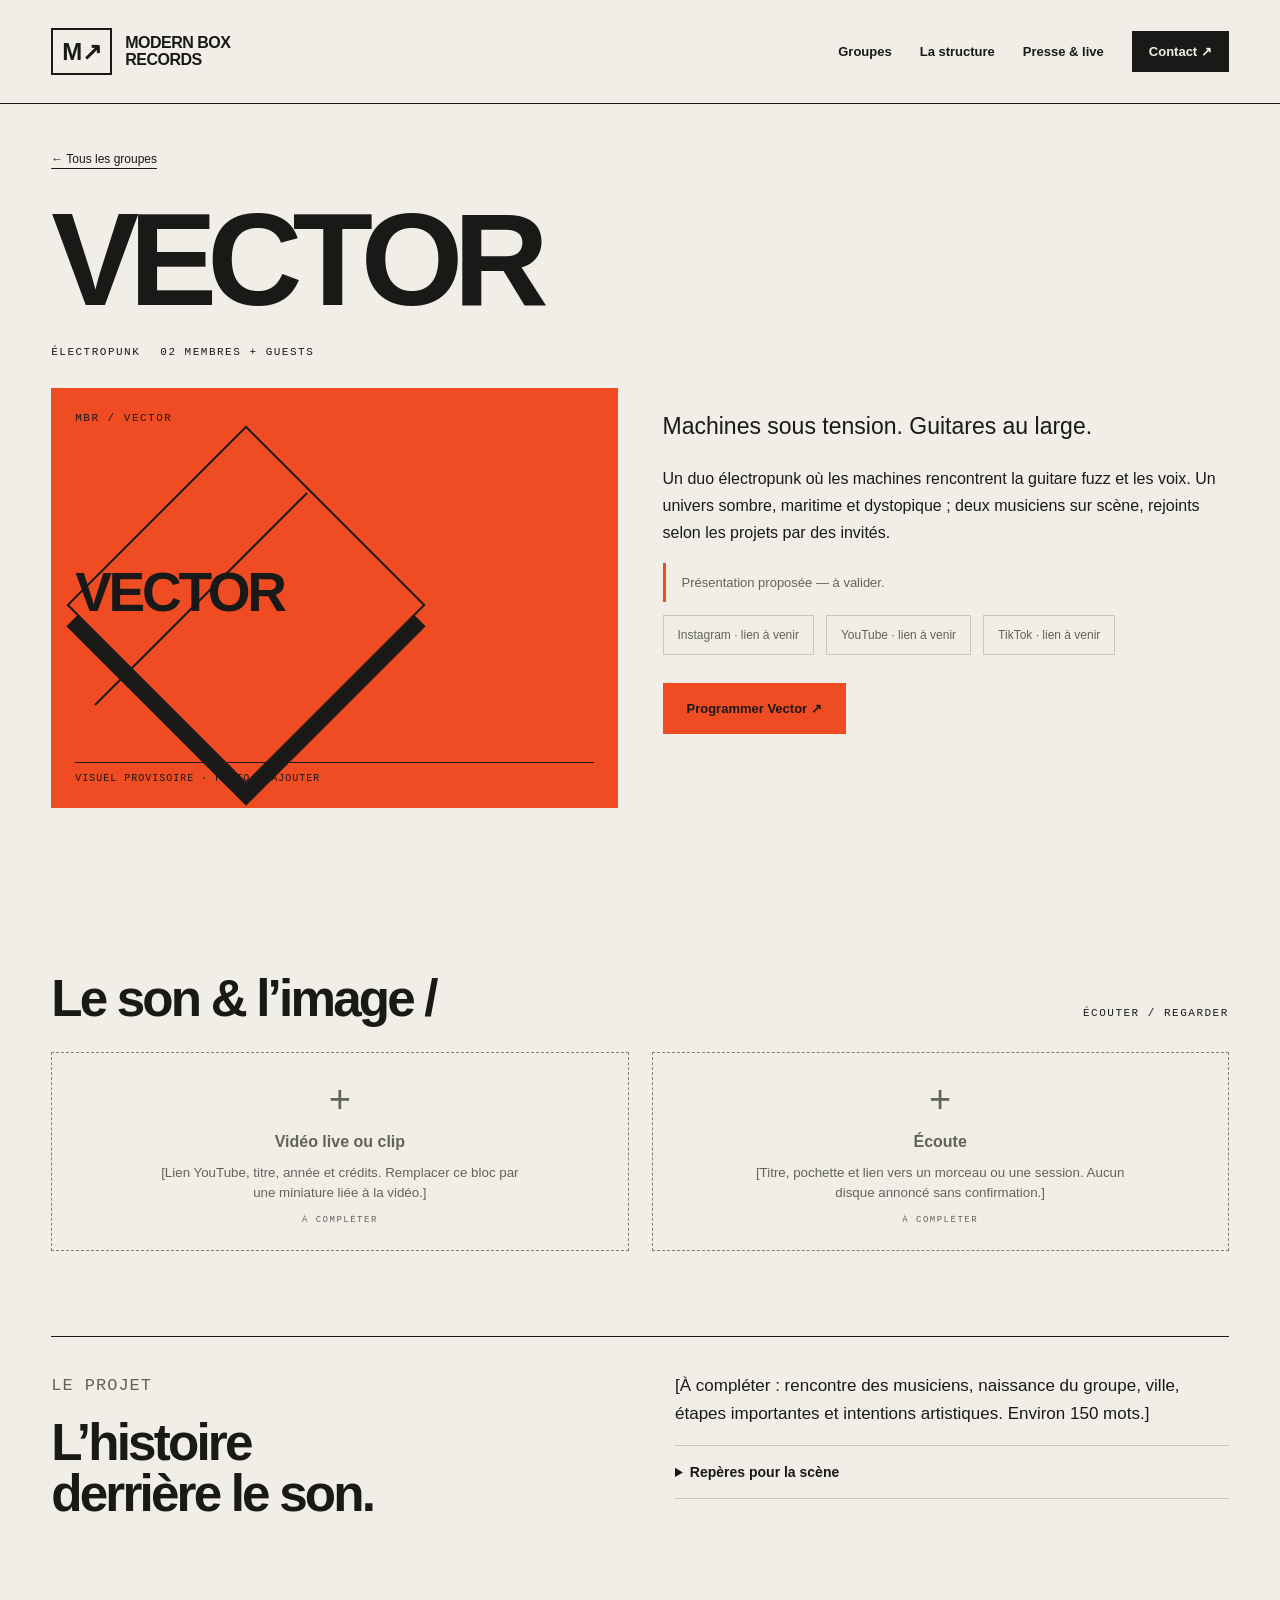
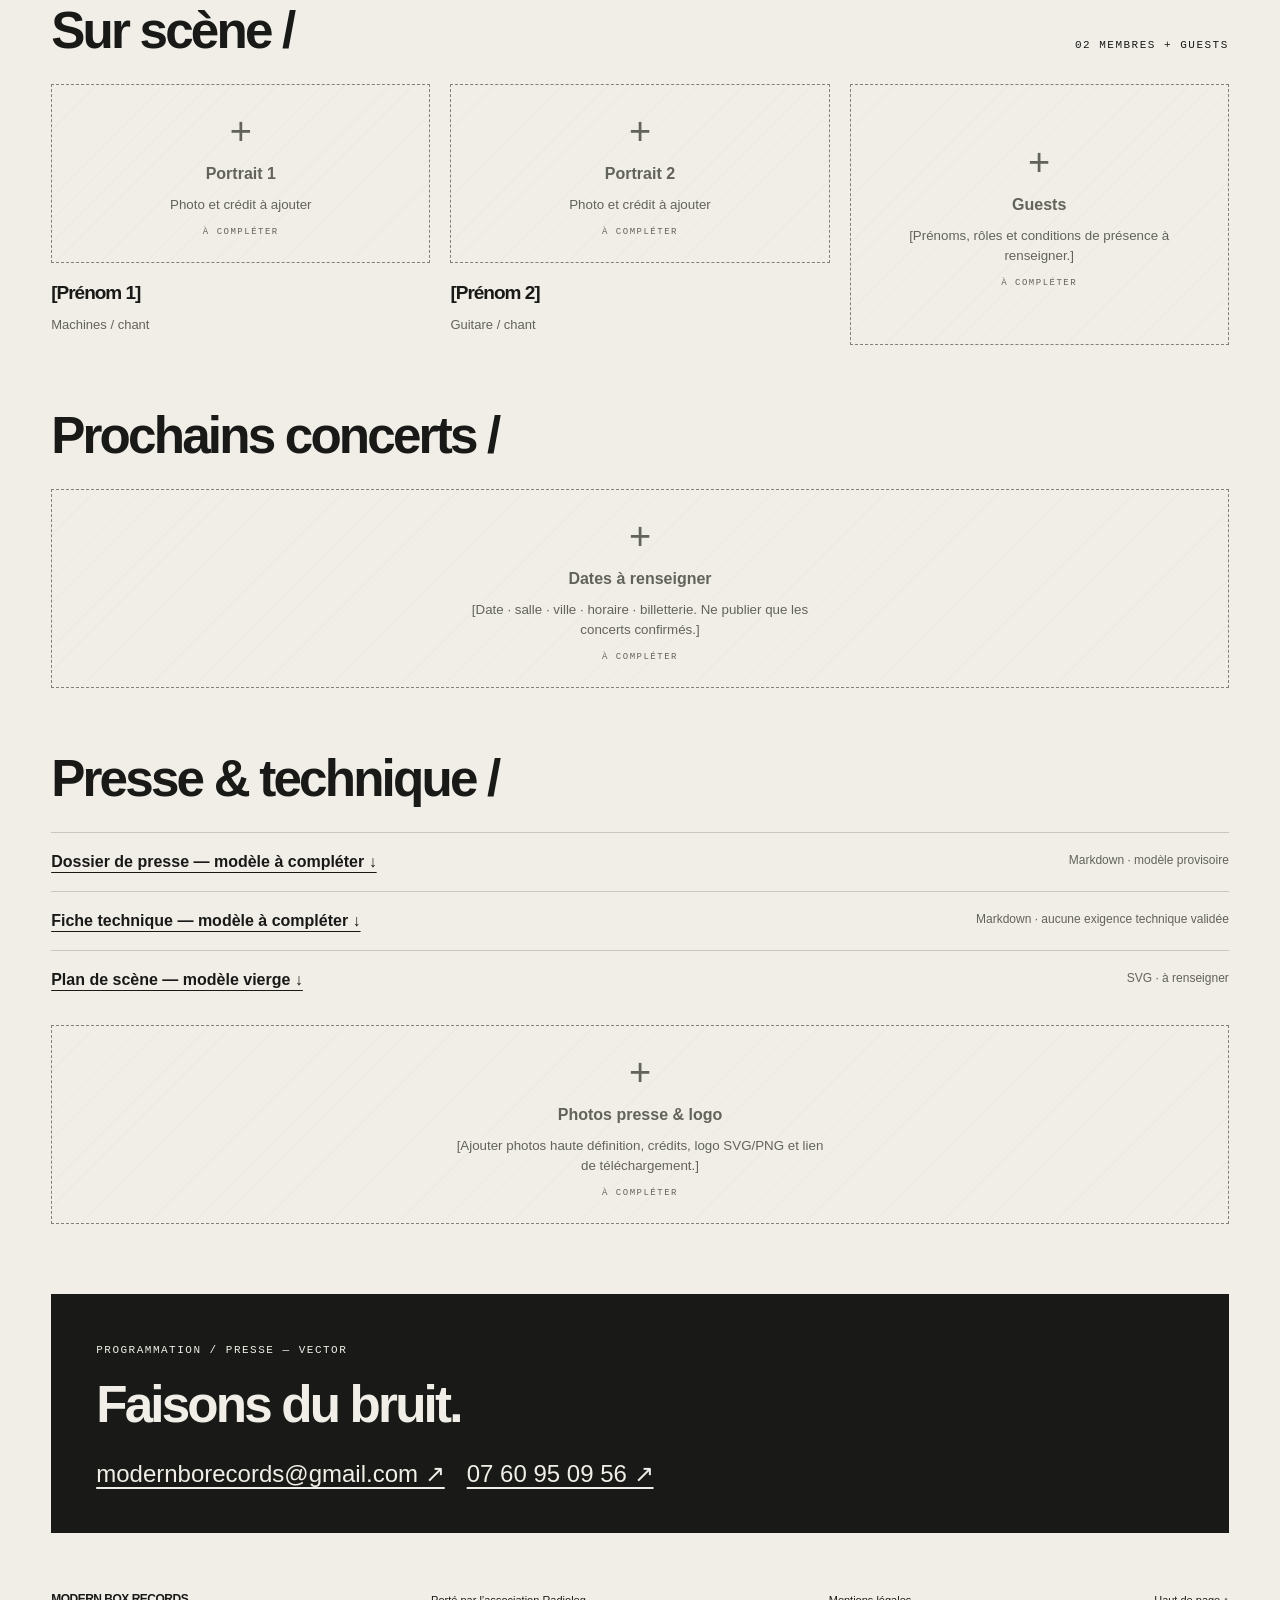
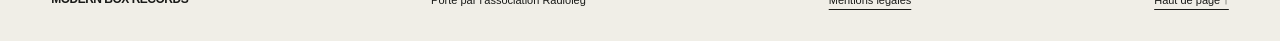
<file: groupes/vector.html>
<!doctype html><html lang="fr"><head><meta charset="utf-8"><meta name="viewport" content="width=device-width, initial-scale=1"><title>Vector | Modern Box Records</title><meta name="description" content="Vector — Électropunk. Présentation, membres, vidéos et espace presse Modern Box Records."><link rel="canonical" href="https://bands.modernboxrecords.org/groupes/vector.html"><meta property="og:title" content="Vector | Modern Box Records"><meta property="og:description" content="Vector — Électropunk. Présentation, membres, vidéos et espace presse Modern Box Records."><meta property="og:type" content="website"><meta property="og:url" content="https://bands.modernboxrecords.org/groupes/vector.html"><meta property="og:image" content="https://bands.modernboxrecords.org/assets/social-card.png"><meta name="twitter:card" content="summary_large_image"><meta name="theme-color" content="#f04c24"><link rel="icon" href="../assets/favicon.svg" type="image/svg+xml"><link rel="stylesheet" href="../assets/style.css"></head><body><a class="skip" href="#main">Aller au contenu</a><header><a class="brand" href="../index.html" aria-label="Modern Box Records, accueil"><span class="box">M↗</span><span>MODERN BOX<br>RECORDS</span></a><nav aria-label="Navigation principale"><a href="../index.html#groupes">Groupes</a><a href="../index.html#structure">La structure</a><a href="../presse.html">Presse & live</a><a class="nav-contact" href="../index.html#contact">Contact ↗</a></nav></header><main id="main"><div id="top"></div><section class="hero"><a class="back" href="../index.html#groupes">← Tous les groupes</a><h1 class="band-title">VECTOR</h1><div class="band-meta"><span class="mono">Électropunk</span><span class="mono">02 membres + guests</span></div><div class="band-hero"><div class="art vector"><span class="mono">MBR / VECTOR</span><strong>VECTOR</strong><span class="art-label">VISUEL PROVISOIRE · PHOTO À AJOUTER</span></div><div><p class="lede">Machines sous tension. Guitares au large.</p><p style="line-height:1.7">Un duo électropunk où les machines rencontrent la guitare fuzz et les voix. Un univers sombre, maritime et dystopique ; deux musiciens sur scène, rejoints selon les projets par des invités.</p><p class="note">Présentation proposée — à valider.</p><div class="socials"><span class="pending">Instagram · lien à venir</span><span class="pending">YouTube · lien à venir</span><span class="pending">TikTok · lien à venir</span></div><p style="margin-top:28px"><a class="button" href="mailto:modernborecords@gmail.com?subject=Programmation%20Vector">Programmer Vector ↗</a></p></div></div></section><section class="section"><div class="section-head"><h2>Le son & l’image /</h2><span class="mono">Écouter / regarder</span></div><div class="grid2"><div class="placeholder "><span class="cross" aria-hidden="true">+</span><strong>Vidéo live ou clip</strong><small>[Lien YouTube, titre, année et crédits. Remplacer ce bloc par une miniature liée à la vidéo.]</small><span class="stamp">À COMPLÉTER</span></div><div class="placeholder "><span class="cross" aria-hidden="true">+</span><strong>Écoute</strong><small>[Titre, pochette et lien vers un morceau ou une session. Aucun disque annoncé sans confirmation.]</small><span class="stamp">À COMPLÉTER</span></div></div></section><section class="split"><div><p class="label">Le projet</p><h2>L’histoire<br>derrière le son.</h2></div><div><p>[À compléter : rencontre des musiciens, naissance du groupe, ville, étapes importantes et intentions artistiques. Environ 150 mots.]</p><details><summary>Repères pour la scène</summary><p>[Durée du set, compositions / reprises, langues, type de lieux, disponibilités et zone de déplacement à confirmer.]</p></details></div></section><section class="section"><div class="section-head"><h2>Sur scène /</h2><span class="mono">02 membres + guests</span></div><div class="members"><article class="member"><div class="placeholder "><span class="cross" aria-hidden="true">+</span><strong>Portrait 1</strong><small>Photo et crédit à ajouter</small><span class="stamp">À COMPLÉTER</span></div><h3>[Prénom 1]</h3><p>Machines / chant</p></article><article class="member"><div class="placeholder "><span class="cross" aria-hidden="true">+</span><strong>Portrait 2</strong><small>Photo et crédit à ajouter</small><span class="stamp">À COMPLÉTER</span></div><h3>[Prénom 2]</h3><p>Guitare / chant</p></article><div class="placeholder "><span class="cross" aria-hidden="true">+</span><strong>Guests</strong><small>[Prénoms, rôles et conditions de présence à renseigner.]</small><span class="stamp">À COMPLÉTER</span></div></div></section><section class="section"><div class="section-head"><h2>Prochains concerts /</h2></div><div class="placeholder "><span class="cross" aria-hidden="true">+</span><strong>Dates à renseigner</strong><small>[Date · salle · ville · horaire · billetterie. Ne publier que les concerts confirmés.]</small><span class="stamp">À COMPLÉTER</span></div></section><section class="section" id="documents"><div class="section-head"><h2>Presse & technique /</h2></div><ul class="downloads"><li><a href="../presse/vector-dossier-presse.md" download>Dossier de presse — modèle à compléter ↓</a><span>Markdown · modèle provisoire</span></li><li><a href="../presse/vector-fiche-technique.md" download>Fiche technique — modèle à compléter ↓</a><span>Markdown · aucune exigence technique validée</span></li><li><a href="../presse/vector-plan-scene.svg" download>Plan de scène — modèle vierge ↓</a><span>SVG · à renseigner</span></li></ul><div class="placeholder "><span class="cross" aria-hidden="true">+</span><strong>Photos presse & logo</strong><small>[Ajouter photos haute définition, crédits, logo SVG/PNG et lien de téléchargement.]</small><span class="stamp">À COMPLÉTER</span></div></section><section class="contact"><span class="mono">Programmation / presse — Vector</span><h2>Faisons du bruit.</h2><div class="contact-links"><a href="mailto:modernborecords@gmail.com?subject=Vector">modernborecords@gmail.com ↗</a><a href="tel:+33760950956">07 60 95 09 56 ↗</a></div></section></main><footer><a class="brand" href="../index.html">MODERN BOX RECORDS</a><span>Porté par l’association Radioleg</span><a href="../mentions-legales.html">Mentions légales</a><a href="#top">Haut de page ↑</a></footer></body></html>
</file>
<file: assets/style.css>
@charset "UTF-8";
:root{--paper:#f0eee7;--ink:#191a18;--accent:#f04c24;--muted:#62635b;--line:#c8c8bc}*{box-sizing:border-box}html{scroll-behavior:smooth;scroll-padding-top:24px}body{margin:0;background:var(--paper);color:var(--ink);font-family:Arial,Helvetica,sans-serif}a{color:inherit;text-underline-offset:5px}a:hover{color:var(--accent)}a:focus-visible,summary:focus-visible{outline:3px solid var(--accent);outline-offset:5px}header,main,footer{max-width:1480px;margin:auto}header{display:flex;align-items:center;justify-content:space-between;padding:28px 4%;border-bottom:1px solid var(--ink);gap:25px}.brand{display:flex;align-items:center;gap:13px;font-weight:900;font-size:16px;letter-spacing:-.5px;text-decoration:none;line-height:1.05}.box{border:2px solid var(--ink);padding:9px;font-size:24px}nav{display:flex;gap:28px;font-size:13px;font-weight:bold;align-items:center}nav a{text-decoration:none}.nav-contact{background:var(--ink);color:var(--paper);padding:13px 17px}.skip{position:absolute;top:-100px}.skip:focus{top:8px;background:white;padding:15px;z-index:5}main{padding:0 4%}.eyebrow,.mono{font:11px 'Courier New',monospace;letter-spacing:1.5px;text-transform:uppercase}.eyebrow{display:flex;gap:12px;align-items:center}.dot{width:7px;height:7px;background:var(--accent);border-radius:50%}.hero{padding:45px 0 35px}.hero h1{font-size:clamp(62px,10.3vw,152px);line-height:.84;letter-spacing:-.075em;margin:38px 0 30px;font-weight:900}.hero h1 span{display:block}.hero h1 .outline{-webkit-text-stroke:1.5px var(--ink);color:transparent}.hero-bottom{display:flex;justify-content:space-between;align-items:flex-end;gap:30px}.hero-bottom p{max-width:420px;font-size:17px;line-height:1.5}.button{display:inline-block;text-decoration:none;background:var(--accent);color:var(--ink);font-weight:bold;padding:17px 23px;font-size:13px;border:1px solid var(--accent)}.button:hover{background:var(--ink);color:var(--paper);border-color:var(--ink)}.ribbon{display:flex;justify-content:space-between;border-block:1px solid var(--ink);padding:15px 0;margin:0 0 55px;font:11px 'Courier New',monospace;text-transform:uppercase;letter-spacing:1.4px}.section-head{display:flex;justify-content:space-between;align-items:baseline;gap:20px;margin-bottom:28px}h2{font-size:clamp(32px,4vw,58px);letter-spacing:-.055em;line-height:1;margin:0}h3{letter-spacing:-1px;font-size:26px}.roster{display:grid;grid-template-columns:repeat(3,1fr);gap:23px}.artist-card{text-decoration:none;display:block}.art{position:relative;height:350px;overflow:hidden;background:var(--ink);color:var(--paper);display:flex;flex-direction:column;justify-content:space-between;padding:24px}.art strong{font-size:clamp(40px,4.3vw,66px);line-height:.87;letter-spacing:-.06em;position:relative;z-index:1}.art small,.art .mono{position:relative;z-index:1}.art:before,.art:after{content:"";position:absolute;transition:transform .4s}.artist-card:hover .art:before{transform:rotate(12deg) scale(1.1)}.deftoons:before{width:240px;height:240px;border:35px solid var(--accent);border-radius:50%;top:95px;left:20%;box-shadow:0 0 0 2px var(--paper)}.deftoons:after{width:230px;height:2px;background:var(--paper);top:200px;left:16%;transform:rotate(-35deg)}.schmok{background:#c7c8bc;color:var(--ink)}.schmok:before{inset:70px 50px;background:repeating-linear-gradient(100deg,var(--ink) 0 9px,transparent 9px 20px);transform:rotate(-14deg)}.schmok:after{width:70%;height:40px;background:var(--accent);left:15%;top:210px;transform:rotate(-14deg)}.vector{background:var(--accent);color:var(--ink)}.vector:before{width:250px;height:250px;border:2px solid var(--ink);top:90px;left:12%;transform:rotate(45deg);box-shadow:15px 15px 0 var(--ink)}.vector:after{width:300px;height:2px;background:var(--ink);top:210px;left:0;transform:rotate(-45deg)}.art-label{font:10px 'Courier New',monospace;letter-spacing:1px;border-top:1px solid currentColor;padding-top:10px}.card-caption{display:flex;justify-content:space-between;margin:16px 0 5px;font-weight:bold}.card-caption span:last-child{font-weight:normal;font-size:12px}.artist-card p{font-size:13px;color:var(--muted);margin-top:8px}.arrow{font-size:21px}.split{display:grid;grid-template-columns:1fr 1fr;gap:70px;margin:85px 0;padding-top:35px;border-top:1px solid var(--ink)}.split p{font-size:17px;line-height:1.65;margin-top:0}.label{font:11px 'Courier New',monospace;letter-spacing:1px;text-transform:uppercase;color:var(--muted)}.note{border-left:3px solid var(--accent);padding:12px 16px;font-size:13px!important;color:var(--muted)}.placeholder{min-height:180px;border:1px dashed #818277;position:relative;padding:25px;display:flex;flex-direction:column;justify-content:center;align-items:center;gap:12px;color:var(--muted);text-align:center;background:repeating-linear-gradient(135deg,transparent 0 15px,#191a1804 15px 16px)}.placeholder strong{font-size:16px;letter-spacing:0}.placeholder small{max-width:380px;line-height:1.5}.cross{font-size:38px;font-weight:100}.stamp{font:9px 'Courier New',monospace;letter-spacing:1.5px}.contact{background:var(--ink);color:var(--paper);padding:45px;margin:70px 0 35px}.contact h2{max-width:800px;margin:22px 0 30px}.contact-links{display:flex;flex-wrap:wrap;gap:22px}.contact-links a{font-size:clamp(15px,2vw,24px)}footer{padding:25px 4% 35px;display:flex;flex-wrap:wrap;justify-content:space-between;gap:22px;font-size:11px;align-items:center}footer .brand{font-size:12px}.band-title{font-size:clamp(64px,12vw,166px);line-height:.88;letter-spacing:-.075em;margin:35px 0 22px}.band-hero{display:grid;grid-template-columns:1fr 1fr;gap:45px;margin:30px 0 65px}.band-hero .art{height:420px}.lede{font-size:23px;line-height:1.35;max-width:500px}.band-meta{display:flex;gap:20px;margin:25px 0}.socials{display:flex;gap:12px;flex-wrap:wrap}.pending{border:1px solid var(--line);padding:12px 14px;font-size:12px;color:var(--muted)}.section{margin:65px 0}.grid2{display:grid;grid-template-columns:1fr 1fr;gap:23px}.grid3{display:grid;grid-template-columns:repeat(3,1fr);gap:23px}.members{display:grid;grid-template-columns:repeat(3,1fr);gap:20px}.member .placeholder{min-height:160px}.member h3{font-size:19px;margin-bottom:8px}.member p{color:var(--muted);font-size:13px}.downloads{list-style:none;padding:0}.downloads li{border-top:1px solid var(--line);padding:20px 0;display:flex;justify-content:space-between;gap:20px}.downloads a{font-weight:bold}.downloads span{font-size:12px;color:var(--muted)}details{border-block:1px solid var(--line);padding:18px 0;font-size:14px}summary{cursor:pointer;font-weight:bold}details p{line-height:1.6}.text-page{max-width:850px;padding-top:45px}.text-page p,.text-page li{line-height:1.7}.text-page h1{font-size:55px;letter-spacing:-3px}.back{font-size:12px}.callout{padding:24px;background:#e3e2d9;line-height:1.6} @media(max-width:900px){nav{gap:16px}.roster{gap:14px}.art{height:290px;padding:18px}.art strong{font-size:42px}.split{gap:35px}.band-hero{gap:25px}.members{grid-template-columns:repeat(2,1fr)}}@media(max-width:640px){header{flex-direction:column;align-items:flex-start;padding:20px 5%}nav{width:100%;gap:14px;flex-wrap:wrap;font-size:11px}.nav-contact{padding:9px 12px}main{padding:0 5%}.hero{padding-top:28px}.hero h1{font-size:18vw;margin-top:25px}.hero-bottom{align-items:flex-start;flex-direction:column;gap:8px}.hero-bottom p{font-size:16px}.ribbon{font-size:9px;letter-spacing:0;gap:10px;margin-bottom:35px}.roster,.split,.band-hero,.grid2,.grid3{grid-template-columns:1fr}.art{height:340px}.art strong{font-size:62px}.section-head{align-items:flex-start}.section-head .mono{max-width:115px;font-size:9px}.split{gap:24px;margin:55px 0}.contact{padding:25px}.contact-links{flex-direction:column}.members{grid-template-columns:1fr 1fr;gap:12px}.member .placeholder{padding:12px}.band-title{font-size:20vw}.band-hero .art{height:340px}.downloads li{flex-direction:column;gap:8px}footer{padding-inline:5%}.text-page h1{font-size:40px}.band-meta{flex-wrap:wrap}}@media(prefers-reduced-motion:reduce){html{scroll-behavior:auto}.art:before,.art:after{transition:none}}
</file>
